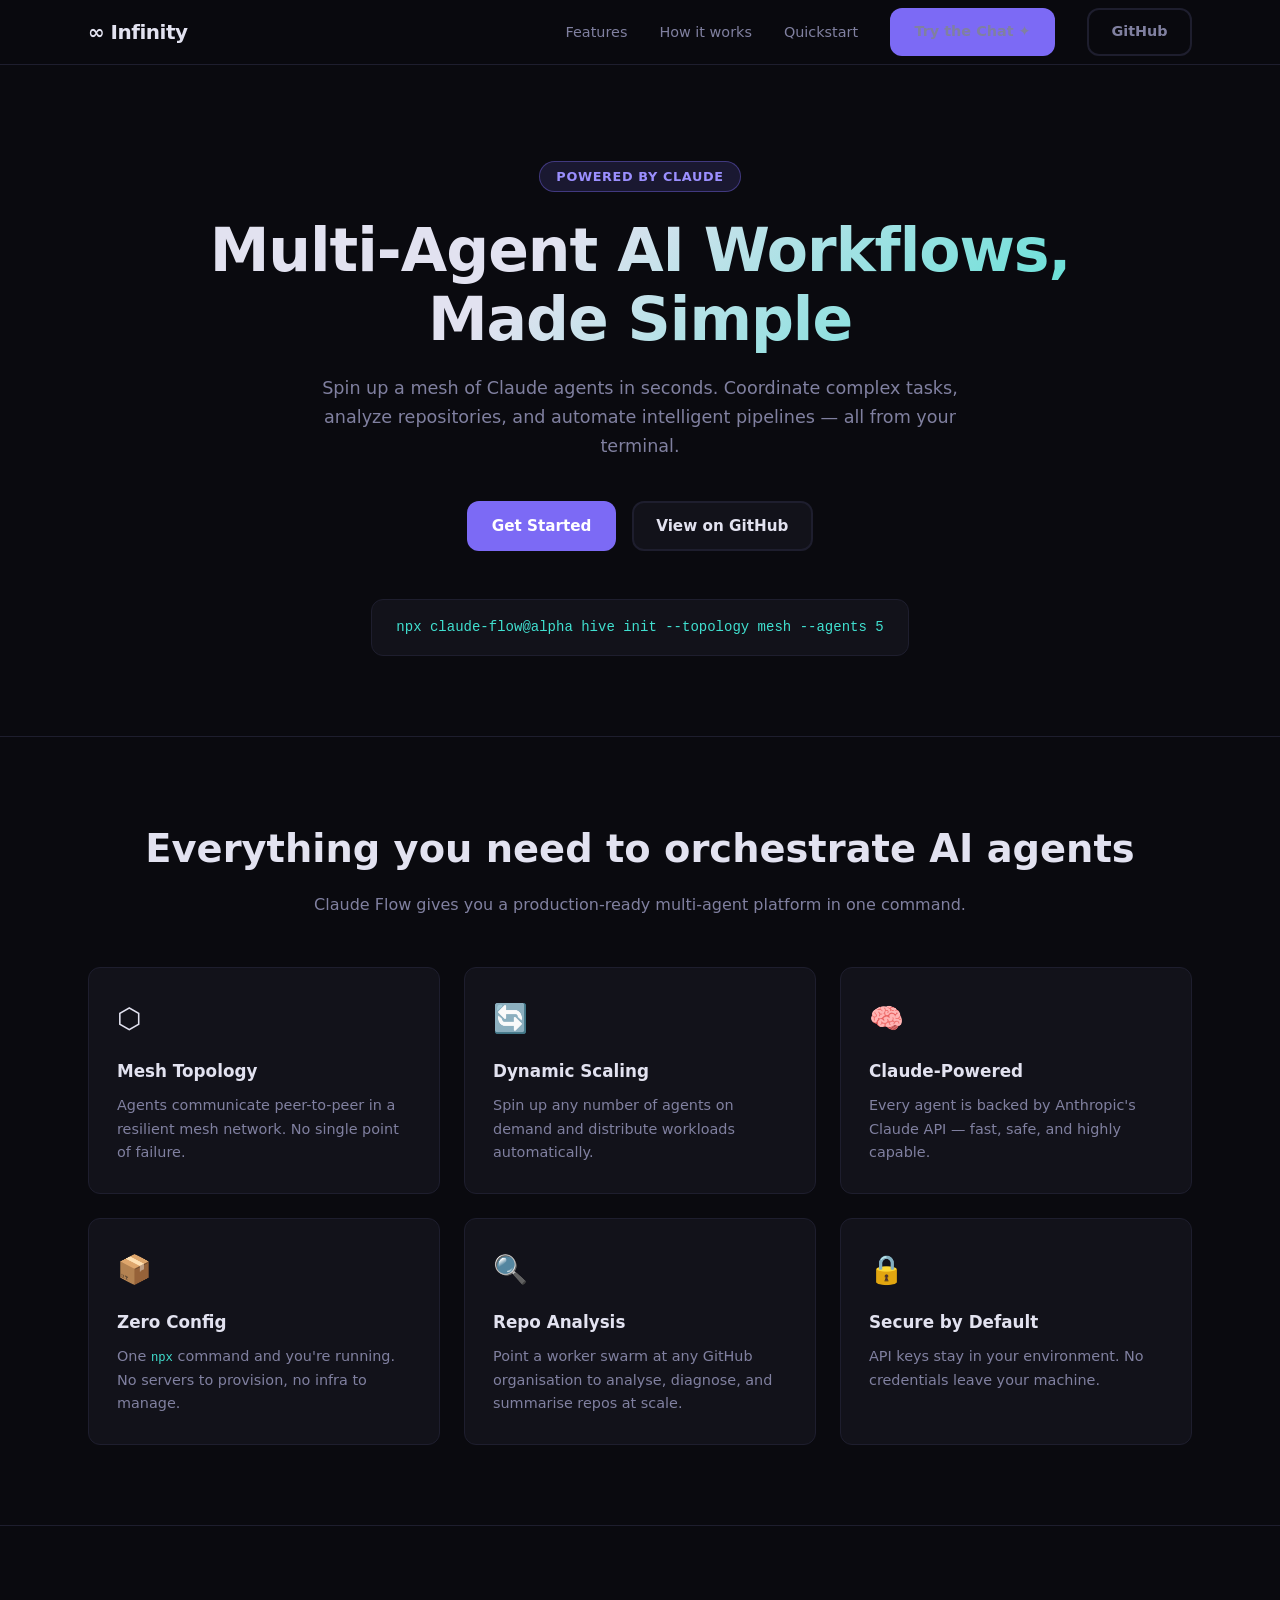
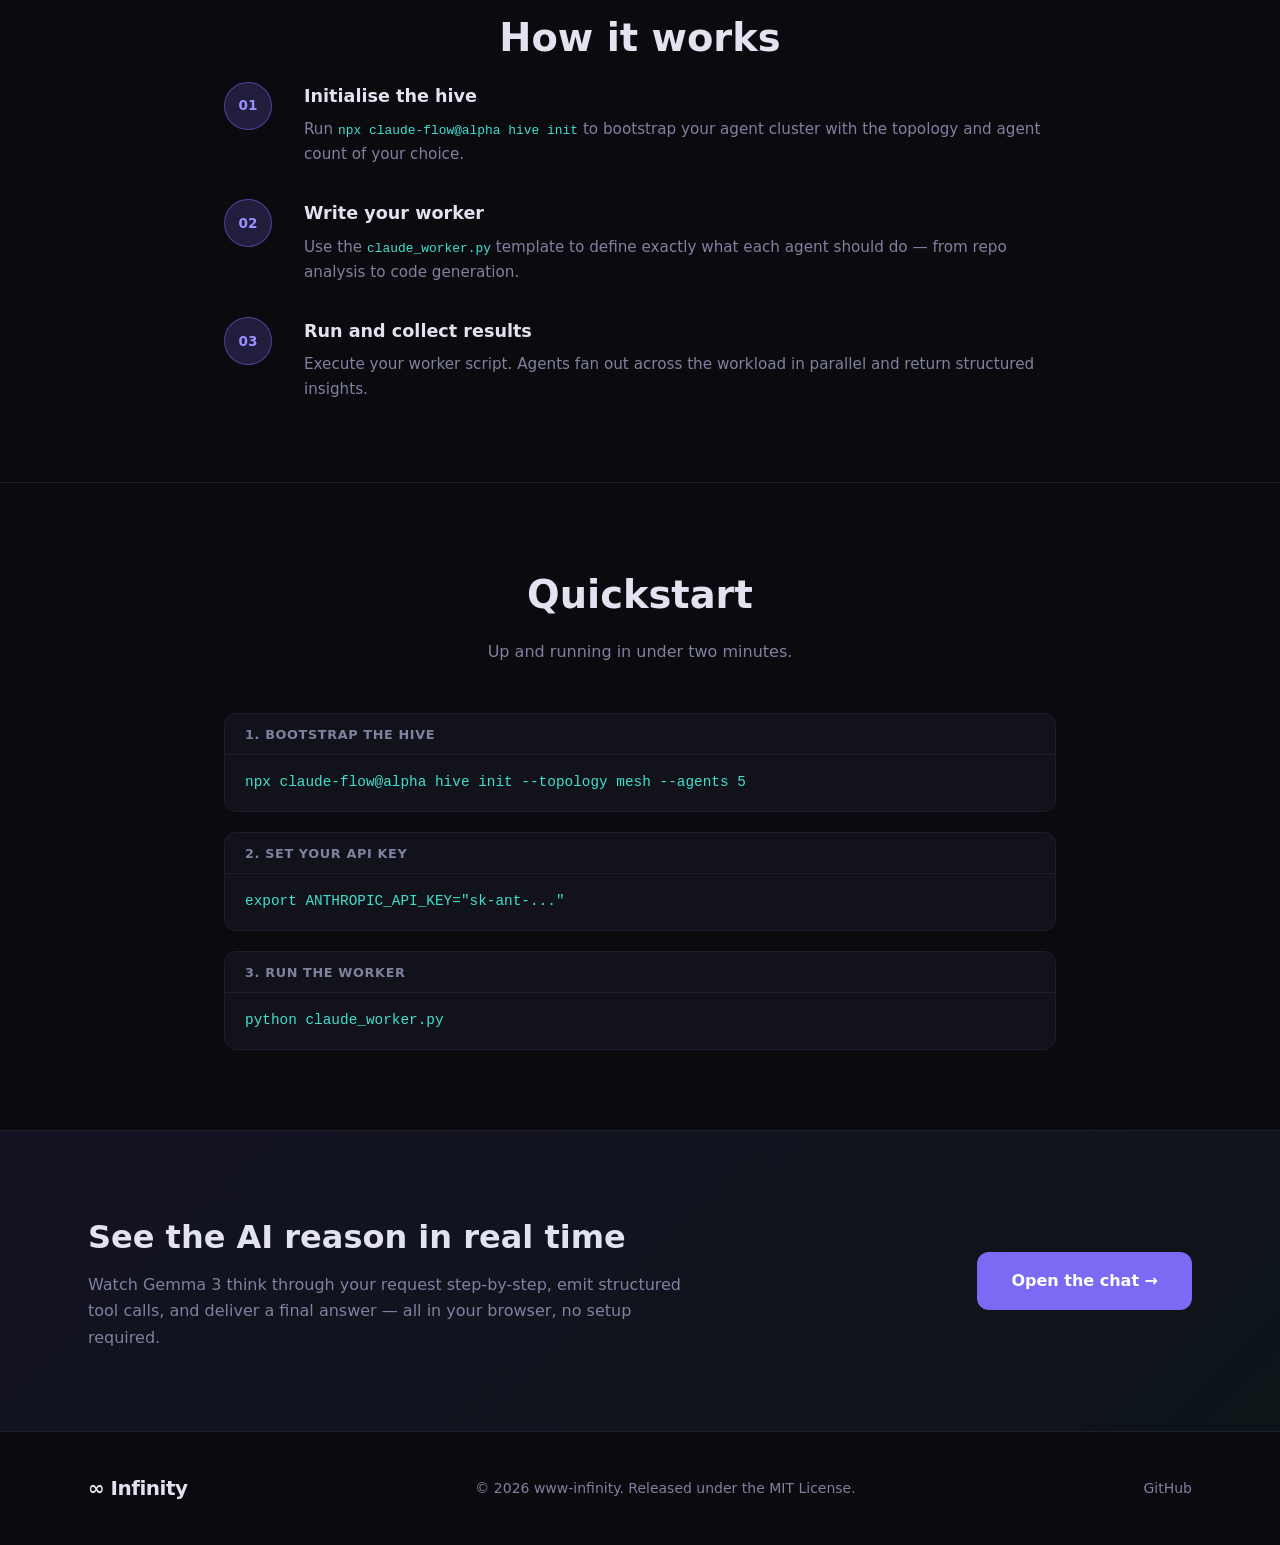
<file: website/index.html>
<!DOCTYPE html>
<html lang="en">
<head>
  <meta charset="UTF-8" />
  <meta name="viewport" content="width=device-width, initial-scale=1.0" />
  <meta name="description" content="Infinity — AI-powered multi-agent workflow platform built on Claude." />
  <title>Infinity | AI Agent Workflows</title>
  <link rel="stylesheet" href="css/styles.css" />
</head>
<body>
  <!-- Navigation -->
  <header class="site-header">
    <nav class="nav container">
      <a href="#" class="nav__logo">∞ Infinity</a>
      <ul class="nav__links">
        <li><a href="#features">Features</a></li>
        <li><a href="#how-it-works">How it works</a></li>
        <li><a href="#quickstart">Quickstart</a></li>
        <li><a href="chat.html" class="btn btn--primary">Try the Chat ✦</a></li>
        <li><a href="https://github.com/www-infinity/Npx-Claude-flow-" target="_blank" rel="noopener noreferrer" class="btn btn--outline">GitHub</a></li>
      </ul>
      <button class="nav__toggle" aria-label="Toggle menu" aria-expanded="false">
        <span></span><span></span><span></span>
      </button>
    </nav>
  </header>

  <!-- Hero -->
  <section class="hero">
    <div class="container hero__inner">
      <div class="hero__badge">Powered by Claude</div>
      <h1 class="hero__title">Multi-Agent AI Workflows,<br />Made Simple</h1>
      <p class="hero__subtitle">
        Spin up a mesh of Claude agents in seconds. Coordinate complex tasks,
        analyze repositories, and automate intelligent pipelines — all from your terminal.
      </p>
      <div class="hero__actions">
        <a href="#quickstart" class="btn btn--primary">Get Started</a>
        <a href="https://github.com/www-infinity/Npx-Claude-flow-" target="_blank" rel="noopener noreferrer" class="btn btn--secondary">View on GitHub</a>
      </div>
      <div class="hero__code">
        <pre><code>npx claude-flow@alpha hive init --topology mesh --agents 5</code></pre>
      </div>
    </div>
  </section>

  <!-- Features -->
  <section class="features" id="features">
    <div class="container">
      <h2 class="section-title">Everything you need to orchestrate AI agents</h2>
      <p class="section-subtitle">Claude Flow gives you a production-ready multi-agent platform in one command.</p>
      <div class="features__grid">
        <div class="feature-card">
          <div class="feature-card__icon">⬡</div>
          <h3>Mesh Topology</h3>
          <p>Agents communicate peer-to-peer in a resilient mesh network. No single point of failure.</p>
        </div>
        <div class="feature-card">
          <div class="feature-card__icon">🔄</div>
          <h3>Dynamic Scaling</h3>
          <p>Spin up any number of agents on demand and distribute workloads automatically.</p>
        </div>
        <div class="feature-card">
          <div class="feature-card__icon">🧠</div>
          <h3>Claude-Powered</h3>
          <p>Every agent is backed by Anthropic's Claude API — fast, safe, and highly capable.</p>
        </div>
        <div class="feature-card">
          <div class="feature-card__icon">📦</div>
          <h3>Zero Config</h3>
          <p>One <code>npx</code> command and you're running. No servers to provision, no infra to manage.</p>
        </div>
        <div class="feature-card">
          <div class="feature-card__icon">🔍</div>
          <h3>Repo Analysis</h3>
          <p>Point a worker swarm at any GitHub organisation to analyse, diagnose, and summarise repos at scale.</p>
        </div>
        <div class="feature-card">
          <div class="feature-card__icon">🔒</div>
          <h3>Secure by Default</h3>
          <p>API keys stay in your environment. No credentials leave your machine.</p>
        </div>
      </div>
    </div>
  </section>

  <!-- How it works -->
  <section class="how-it-works" id="how-it-works">
    <div class="container">
      <h2 class="section-title">How it works</h2>
      <ol class="steps">
        <li class="step">
          <div class="step__number">01</div>
          <div class="step__content">
            <h3>Initialise the hive</h3>
            <p>Run <code>npx claude-flow@alpha hive init</code> to bootstrap your agent cluster with the topology and agent count of your choice.</p>
          </div>
        </li>
        <li class="step">
          <div class="step__number">02</div>
          <div class="step__content">
            <h3>Write your worker</h3>
            <p>Use the <code>claude_worker.py</code> template to define exactly what each agent should do — from repo analysis to code generation.</p>
          </div>
        </li>
        <li class="step">
          <div class="step__number">03</div>
          <div class="step__content">
            <h3>Run and collect results</h3>
            <p>Execute your worker script. Agents fan out across the workload in parallel and return structured insights.</p>
          </div>
        </li>
      </ol>
    </div>
  </section>

  <!-- Quickstart -->
  <section class="quickstart" id="quickstart">
    <div class="container">
      <h2 class="section-title">Quickstart</h2>
      <p class="section-subtitle">Up and running in under two minutes.</p>
      <div class="quickstart__steps">
        <div class="qs-step">
          <span class="qs-step__label">1. Bootstrap the hive</span>
          <pre><code>npx claude-flow@alpha hive init --topology mesh --agents 5</code></pre>
        </div>
        <div class="qs-step">
          <span class="qs-step__label">2. Set your API key</span>
          <pre><code>export ANTHROPIC_API_KEY="sk-ant-..."</code></pre>
        </div>
        <div class="qs-step">
          <span class="qs-step__label">3. Run the worker</span>
          <pre><code>python claude_worker.py</code></pre>
        </div>
      </div>
    </div>
  </section>

  <!-- Try Chat CTA -->
  <section class="cta-chat" id="chat-cta">
    <div class="container cta-chat__inner">
      <div class="cta-chat__text">
        <h2>See the AI reason in real time</h2>
        <p>Watch Gemma 3 think through your request step-by-step, emit structured tool calls, and deliver a final answer — all in your browser, no setup required.</p>
      </div>
      <a href="chat.html" class="btn btn--primary btn--lg">Open the chat →</a>
    </div>
  </section>

  <!-- Footer -->
  <footer class="site-footer">
    <div class="container footer__inner">
      <span class="nav__logo">∞ Infinity</span>
      <p>&copy; <span id="year"></span> www-infinity. Released under the MIT License.</p>
      <a href="https://github.com/www-infinity/Npx-Claude-flow-" target="_blank" rel="noopener noreferrer">GitHub</a>
    </div>
  </footer>

  <script src="js/main.js"></script>
</body>
</html>
</file>
<file: website/css/styles.css>
/* ── Reset & custom properties ─────────────────────────────────────── */
*, *::before, *::after { box-sizing: border-box; margin: 0; padding: 0; }

:root {
  --color-bg:        #0a0a0f;
  --color-surface:   #12121a;
  --color-border:    #1e1e2e;
  --color-primary:   #7c6af5;
  --color-primary-h: #9b8fff;
  --color-accent:    #40e0d0;
  --color-text:      #e2e2f0;
  --color-muted:     #8080a0;
  --font-sans:       'Inter', system-ui, sans-serif;
  --font-mono:       'JetBrains Mono', 'Fira Code', monospace;
  --radius:          0.75rem;
  --transition:      0.2s ease;
  --max-width:       72rem;
}

html { scroll-behavior: smooth; }

body {
  background: var(--color-bg);
  color: var(--color-text);
  font-family: var(--font-sans);
  line-height: 1.65;
  -webkit-font-smoothing: antialiased;
}

/* ── Utility ──────────────────────────────────────────────────────── */
.container {
  width: min(100%, var(--max-width));
  margin-inline: auto;
  padding-inline: 1.5rem;
}

.section-title {
  font-size: clamp(1.6rem, 4vw, 2.4rem);
  font-weight: 700;
  text-align: center;
  margin-bottom: 0.75rem;
}

.section-subtitle {
  color: var(--color-muted);
  text-align: center;
  max-width: 42rem;
  margin-inline: auto;
  margin-bottom: 3rem;
}

/* ── Buttons ──────────────────────────────────────────────────────── */
.btn {
  display: inline-flex;
  align-items: center;
  gap: 0.5rem;
  padding: 0.65rem 1.4rem;
  border-radius: var(--radius);
  font-weight: 600;
  font-size: 0.95rem;
  text-decoration: none;
  transition: background var(--transition), color var(--transition), border-color var(--transition), box-shadow var(--transition);
  cursor: pointer;
  border: 2px solid transparent;
}

.btn--primary {
  background: var(--color-primary);
  color: #fff;
}
.btn--primary:hover { background: var(--color-primary-h); box-shadow: 0 0 16px color-mix(in srgb, var(--color-primary) 60%, transparent); }

.btn--secondary {
  background: var(--color-surface);
  color: var(--color-text);
  border-color: var(--color-border);
}
.btn--secondary:hover { border-color: var(--color-primary); color: var(--color-primary); }

.btn--outline {
  color: var(--color-text);
  border-color: var(--color-border);
}
.btn--outline:hover { border-color: var(--color-primary); color: var(--color-primary); }

/* ── Navigation ───────────────────────────────────────────────────── */
.site-header {
  position: sticky;
  top: 0;
  z-index: 100;
  background: color-mix(in srgb, var(--color-bg) 85%, transparent);
  backdrop-filter: blur(12px);
  border-bottom: 1px solid var(--color-border);
}

.nav {
  display: flex;
  align-items: center;
  justify-content: space-between;
  height: 4rem;
}

.nav__logo {
  font-size: 1.25rem;
  font-weight: 800;
  text-decoration: none;
  color: var(--color-text);
  letter-spacing: -0.5px;
}

.nav__links {
  display: flex;
  list-style: none;
  gap: 2rem;
  align-items: center;
}

.nav__links a {
  color: var(--color-muted);
  text-decoration: none;
  font-size: 0.9rem;
  transition: color var(--transition);
}
.nav__links a:hover { color: var(--color-text); }

.nav__toggle { display: none; }

/* ── Hero ─────────────────────────────────────────────────────────── */
.hero {
  padding: 6rem 0 5rem;
  text-align: center;
}

.hero__badge {
  display: inline-block;
  background: color-mix(in srgb, var(--color-primary) 15%, transparent);
  color: var(--color-primary-h);
  border: 1px solid color-mix(in srgb, var(--color-primary) 40%, transparent);
  border-radius: 999px;
  padding: 0.25rem 1rem;
  font-size: 0.8rem;
  font-weight: 600;
  letter-spacing: 0.05em;
  text-transform: uppercase;
  margin-bottom: 1.5rem;
}

.hero__title {
  font-size: clamp(2rem, 6vw, 3.75rem);
  font-weight: 800;
  line-height: 1.15;
  letter-spacing: -1px;
  margin-bottom: 1.25rem;
  background: linear-gradient(135deg, var(--color-text) 40%, var(--color-accent));
  -webkit-background-clip: text;
  -webkit-text-fill-color: transparent;
  background-clip: text;
}

.hero__subtitle {
  color: var(--color-muted);
  font-size: 1.1rem;
  max-width: 44rem;
  margin-inline: auto;
  margin-bottom: 2.5rem;
}

.hero__actions {
  display: flex;
  gap: 1rem;
  justify-content: center;
  flex-wrap: wrap;
  margin-bottom: 3rem;
}

.hero__code {
  display: inline-block;
  background: var(--color-surface);
  border: 1px solid var(--color-border);
  border-radius: var(--radius);
  padding: 1rem 1.5rem;
  text-align: left;
}

.hero__code pre { margin: 0; }

.hero__code code {
  font-family: var(--font-mono);
  font-size: 0.875rem;
  color: var(--color-accent);
}

/* ── Features ─────────────────────────────────────────────────────── */
.features {
  padding: 5rem 0;
  border-top: 1px solid var(--color-border);
}

.features__grid {
  display: grid;
  grid-template-columns: repeat(auto-fill, minmax(17rem, 1fr));
  gap: 1.5rem;
}

.feature-card {
  background: var(--color-surface);
  border: 1px solid var(--color-border);
  border-radius: var(--radius);
  padding: 1.75rem;
  transition: border-color var(--transition), box-shadow var(--transition);
}

.feature-card:hover {
  border-color: var(--color-primary);
  box-shadow: 0 0 24px color-mix(in srgb, var(--color-primary) 15%, transparent);
}

.feature-card__icon {
  font-size: 1.75rem;
  margin-bottom: 1rem;
}

.feature-card h3 {
  font-size: 1.05rem;
  font-weight: 700;
  margin-bottom: 0.5rem;
}

.feature-card p {
  color: var(--color-muted);
  font-size: 0.9rem;
}

.feature-card code {
  font-family: var(--font-mono);
  font-size: 0.85em;
  color: var(--color-accent);
}

/* ── How it works ──────────────────────────────────────────────────── */
.how-it-works {
  padding: 5rem 0;
  border-top: 1px solid var(--color-border);
}

.steps {
  list-style: none;
  display: flex;
  flex-direction: column;
  gap: 2rem;
  max-width: 52rem;
  margin-inline: auto;
}

.step {
  display: flex;
  gap: 2rem;
  align-items: flex-start;
}

.step__number {
  flex-shrink: 0;
  width: 3rem;
  height: 3rem;
  border-radius: 50%;
  background: color-mix(in srgb, var(--color-primary) 20%, transparent);
  border: 1px solid color-mix(in srgb, var(--color-primary) 50%, transparent);
  color: var(--color-primary-h);
  font-weight: 700;
  font-size: 0.85rem;
  display: flex;
  align-items: center;
  justify-content: center;
}

.step__content h3 {
  font-size: 1.1rem;
  font-weight: 700;
  margin-bottom: 0.4rem;
}

.step__content p {
  color: var(--color-muted);
  font-size: 0.95rem;
}

.step__content code {
  font-family: var(--font-mono);
  font-size: 0.85em;
  color: var(--color-accent);
}

/* ── Quickstart ───────────────────────────────────────────────────── */
.quickstart {
  padding: 5rem 0;
  border-top: 1px solid var(--color-border);
}

.quickstart__steps {
  display: flex;
  flex-direction: column;
  gap: 1.25rem;
  max-width: 52rem;
  margin-inline: auto;
}

.qs-step {
  background: var(--color-surface);
  border: 1px solid var(--color-border);
  border-radius: var(--radius);
  overflow: hidden;
}

.qs-step__label {
  display: block;
  padding: 0.6rem 1.25rem;
  font-size: 0.8rem;
  font-weight: 600;
  letter-spacing: 0.05em;
  text-transform: uppercase;
  color: var(--color-muted);
  border-bottom: 1px solid var(--color-border);
}

.qs-step pre {
  padding: 1rem 1.25rem;
  margin: 0;
  overflow-x: auto;
}

.qs-step code {
  font-family: var(--font-mono);
  font-size: 0.9rem;
  color: var(--color-accent);
}

/* ── Chat CTA ─────────────────────────────────────────────────────── */
.cta-chat {
  padding: 5rem 0;
  border-top: 1px solid var(--color-border);
  background: linear-gradient(135deg,
    color-mix(in srgb, var(--color-primary) 8%, transparent),
    color-mix(in srgb, var(--color-accent) 5%, transparent));
}

.cta-chat__inner {
  display: flex;
  align-items: center;
  justify-content: space-between;
  gap: 2rem;
  flex-wrap: wrap;
}

.cta-chat__text h2 {
  font-size: clamp(1.4rem, 3vw, 2rem);
  font-weight: 700;
  margin-bottom: 0.5rem;
}

.cta-chat__text p {
  color: var(--color-muted);
  max-width: 38rem;
}

.btn--lg {
  padding: 0.85rem 2rem;
  font-size: 1rem;
  white-space: nowrap;
}

@media (max-width: 640px) {
  .cta-chat__inner { flex-direction: column; text-align: center; }
}

/* ── Footer ───────────────────────────────────────────────────────── */
.site-footer {
  border-top: 1px solid var(--color-border);
  padding: 2.5rem 0;
}

.footer__inner {
  display: flex;
  align-items: center;
  justify-content: space-between;
  flex-wrap: wrap;
  gap: 1rem;
  font-size: 0.875rem;
  color: var(--color-muted);
}

.footer__inner a {
  color: var(--color-muted);
  text-decoration: none;
  transition: color var(--transition);
}
.footer__inner a:hover { color: var(--color-text); }

/* ── Responsive ───────────────────────────────────────────────────── */
@media (max-width: 640px) {
  .nav__links { display: none; }
  .nav__links.is-open {
    display: flex;
    flex-direction: column;
    position: absolute;
    top: 4rem;
    left: 0;
    right: 0;
    background: var(--color-bg);
    border-bottom: 1px solid var(--color-border);
    padding: 1.5rem;
    gap: 1rem;
  }

  .nav__toggle {
    display: flex;
    flex-direction: column;
    gap: 5px;
    background: none;
    border: none;
    cursor: pointer;
    padding: 0.25rem;
  }
  .nav__toggle span {
    display: block;
    width: 24px;
    height: 2px;
    background: var(--color-text);
    border-radius: 2px;
    transition: transform var(--transition), opacity var(--transition);
  }
  .nav__toggle[aria-expanded="true"] span:nth-child(1) { transform: translateY(7px) rotate(45deg); }
  .nav__toggle[aria-expanded="true"] span:nth-child(2) { opacity: 0; }
  .nav__toggle[aria-expanded="true"] span:nth-child(3) { transform: translateY(-7px) rotate(-45deg); }

  .step { flex-direction: column; gap: 0.75rem; }
  .footer__inner { flex-direction: column; text-align: center; }
}
</file>
